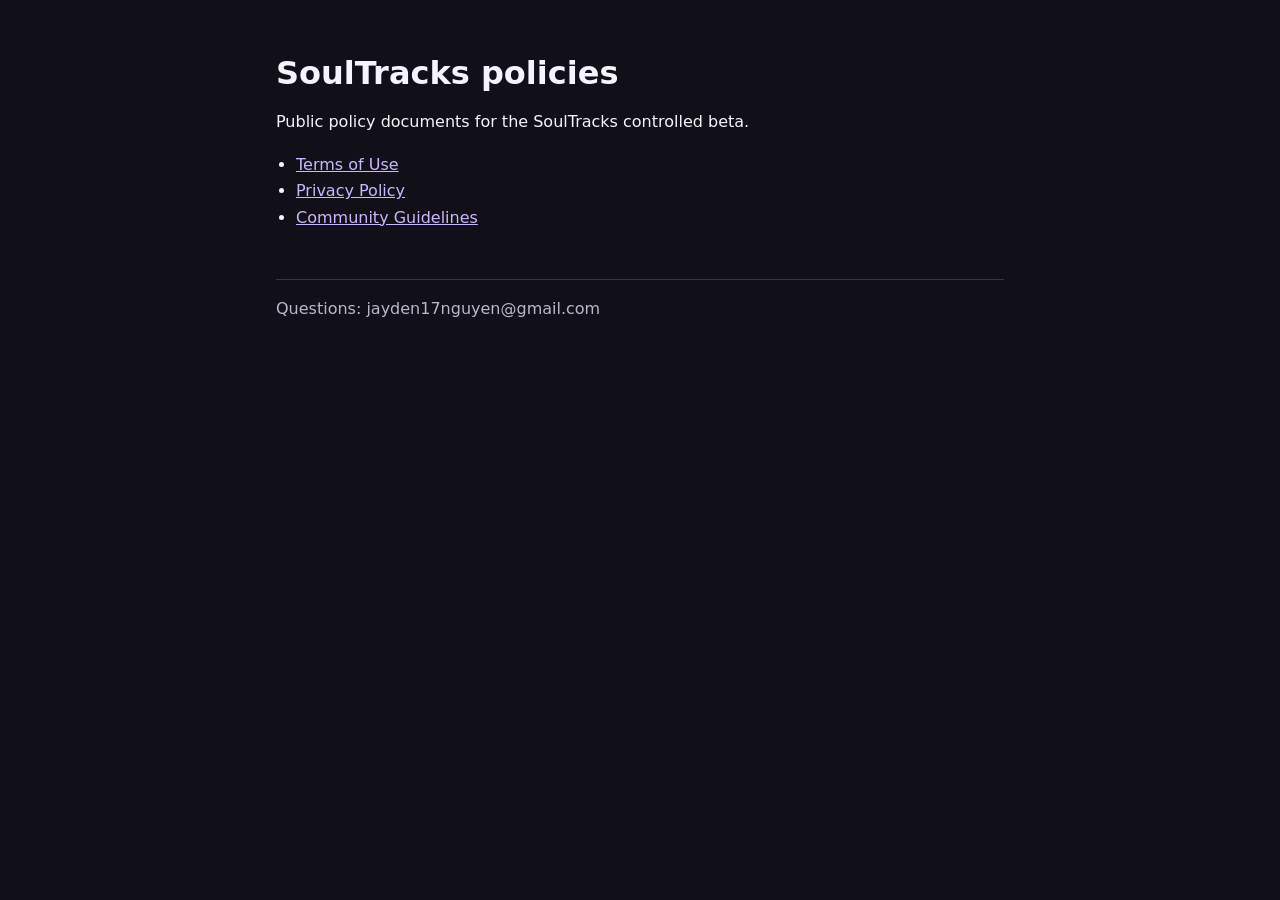
<file: docs/index.html>
<!doctype html>
<html lang="en-US">
<head>
  <meta charset="utf-8">
  <meta name="viewport" content="width=device-width, initial-scale=1">
  <meta name="referrer" content="no-referrer">
  <meta name="robots" content="noindex, nofollow">
  <meta http-equiv="Content-Security-Policy" content="default-src 'none'; style-src 'self'; base-uri 'none'; form-action 'none'">
  <link rel="canonical" href="https://jaydennguyen17.github.io/SoulTracks-Policies/">
  <link rel="stylesheet" href="styles.css">
  <title>SoulTracks policies</title>
</head>
<body>
  <main>
    <h1>SoulTracks policies</h1>
    <p>Public policy documents for the SoulTracks controlled beta.</p>
    <ul class="policy-list">
      <li><a href="terms_of_use/">Terms of Use</a></li>
      <li><a href="privacy_policy/">Privacy Policy</a></li>
      <li><a href="community_guidelines/">Community Guidelines</a></li>
    </ul>
    <footer>Questions: jayden17nguyen@gmail.com</footer>
  </main>
</body>
</html>
</file>
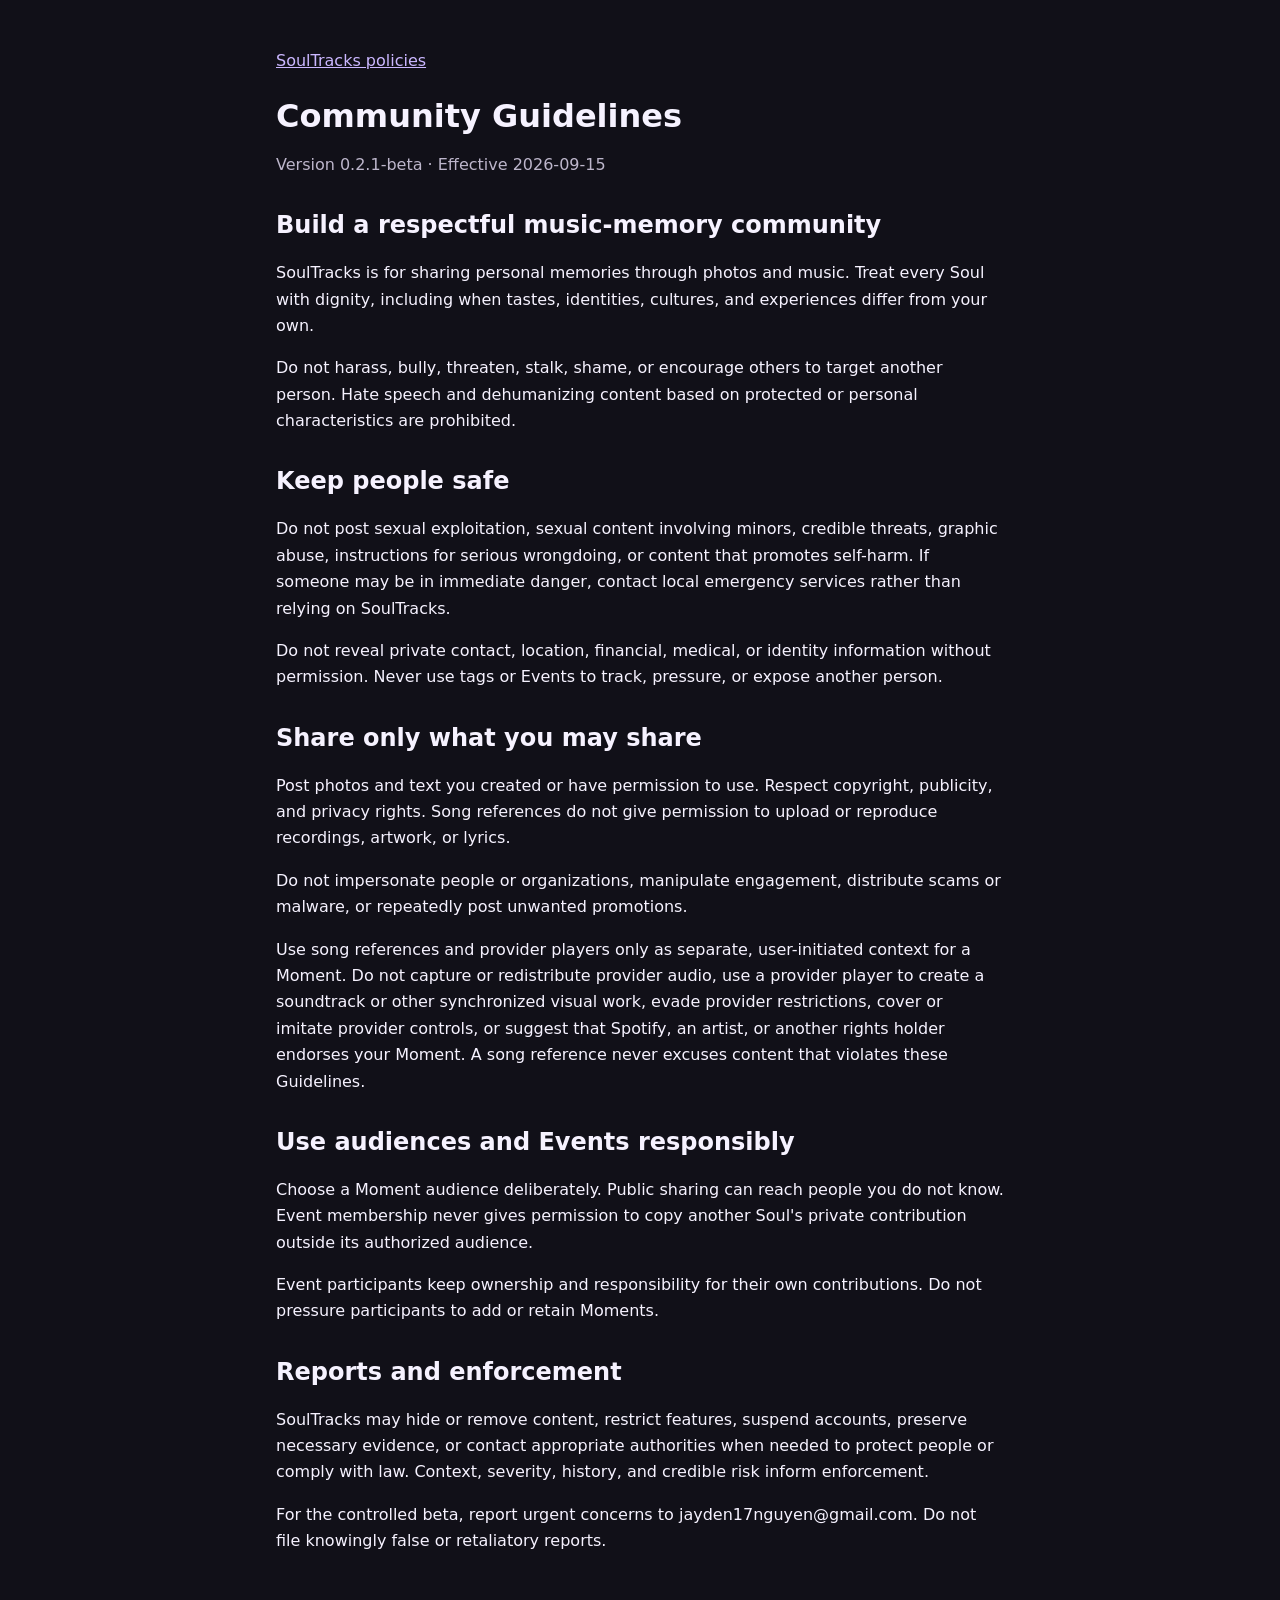
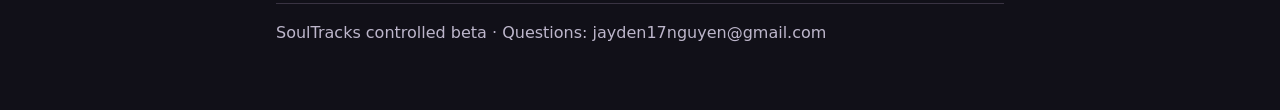
<file: docs/community_guidelines/index.html>
<!doctype html>
<html lang="en-US">
<head>
  <meta charset="utf-8">
  <meta name="viewport" content="width=device-width, initial-scale=1">
  <meta name="referrer" content="no-referrer">
  <meta name="robots" content="noindex, nofollow">
  <meta http-equiv="Content-Security-Policy" content="default-src 'none'; style-src 'self'; base-uri 'none'; form-action 'none'">
  <link rel="canonical" href="https://jaydennguyen17.github.io/SoulTracks-Policies/community_guidelines/">
  <link rel="stylesheet" href="../styles.css">
  <title>Community Guidelines | SoulTracks</title>
</head>
<body>
  <main>
    <p><a href="../">SoulTracks policies</a></p>
    <h1>Community Guidelines</h1>
    <p class="metadata">Version 0.2.1-beta · Effective 2026-09-15</p>
    <section>
      <h2>Build a respectful music-memory community</h2>
      <p>SoulTracks is for sharing personal memories through photos and music. Treat every Soul with dignity, including when tastes, identities, cultures, and experiences differ from your own.</p>
      <p>Do not harass, bully, threaten, stalk, shame, or encourage others to target another person. Hate speech and dehumanizing content based on protected or personal characteristics are prohibited.</p>
    </section>
    <section>
      <h2>Keep people safe</h2>
      <p>Do not post sexual exploitation, sexual content involving minors, credible threats, graphic abuse, instructions for serious wrongdoing, or content that promotes self-harm. If someone may be in immediate danger, contact local emergency services rather than relying on SoulTracks.</p>
      <p>Do not reveal private contact, location, financial, medical, or identity information without permission. Never use tags or Events to track, pressure, or expose another person.</p>
    </section>
    <section>
      <h2>Share only what you may share</h2>
      <p>Post photos and text you created or have permission to use. Respect copyright, publicity, and privacy rights. Song references do not give permission to upload or reproduce recordings, artwork, or lyrics.</p>
      <p>Do not impersonate people or organizations, manipulate engagement, distribute scams or malware, or repeatedly post unwanted promotions.</p>
      <p>Use song references and provider players only as separate, user-initiated context for a Moment. Do not capture or redistribute provider audio, use a provider player to create a soundtrack or other synchronized visual work, evade provider restrictions, cover or imitate provider controls, or suggest that Spotify, an artist, or another rights holder endorses your Moment. A song reference never excuses content that violates these Guidelines.</p>
    </section>
    <section>
      <h2>Use audiences and Events responsibly</h2>
      <p>Choose a Moment audience deliberately. Public sharing can reach people you do not know. Event membership never gives permission to copy another Soul&#39;s private contribution outside its authorized audience.</p>
      <p>Event participants keep ownership and responsibility for their own contributions. Do not pressure participants to add or retain Moments.</p>
    </section>
    <section>
      <h2>Reports and enforcement</h2>
      <p>SoulTracks may hide or remove content, restrict features, suspend accounts, preserve necessary evidence, or contact appropriate authorities when needed to protect people or comply with law. Context, severity, history, and credible risk inform enforcement.</p>
      <p>For the controlled beta, report urgent concerns to jayden17nguyen@gmail.com. Do not file knowingly false or retaliatory reports.</p>
    </section>
    <footer>SoulTracks controlled beta · Questions: jayden17nguyen@gmail.com</footer>
  </main>
</body>
</html>
</file>
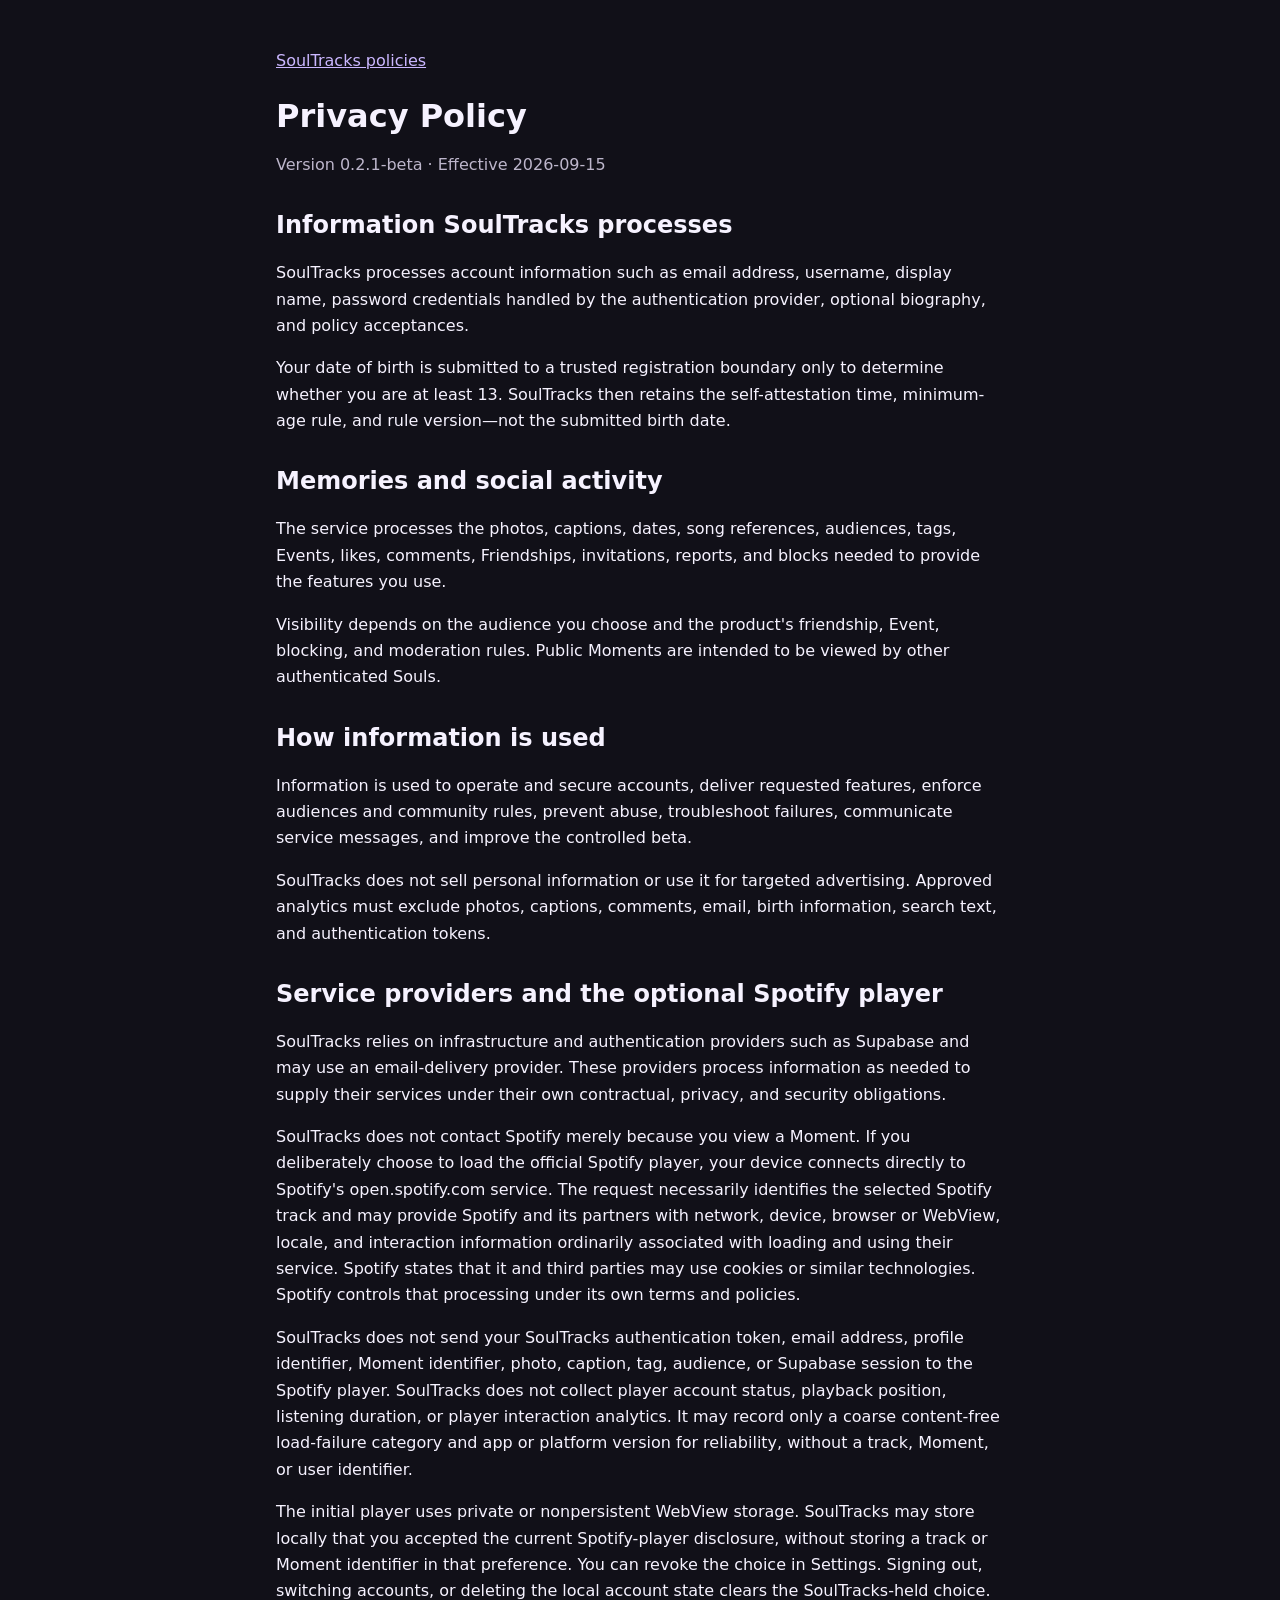
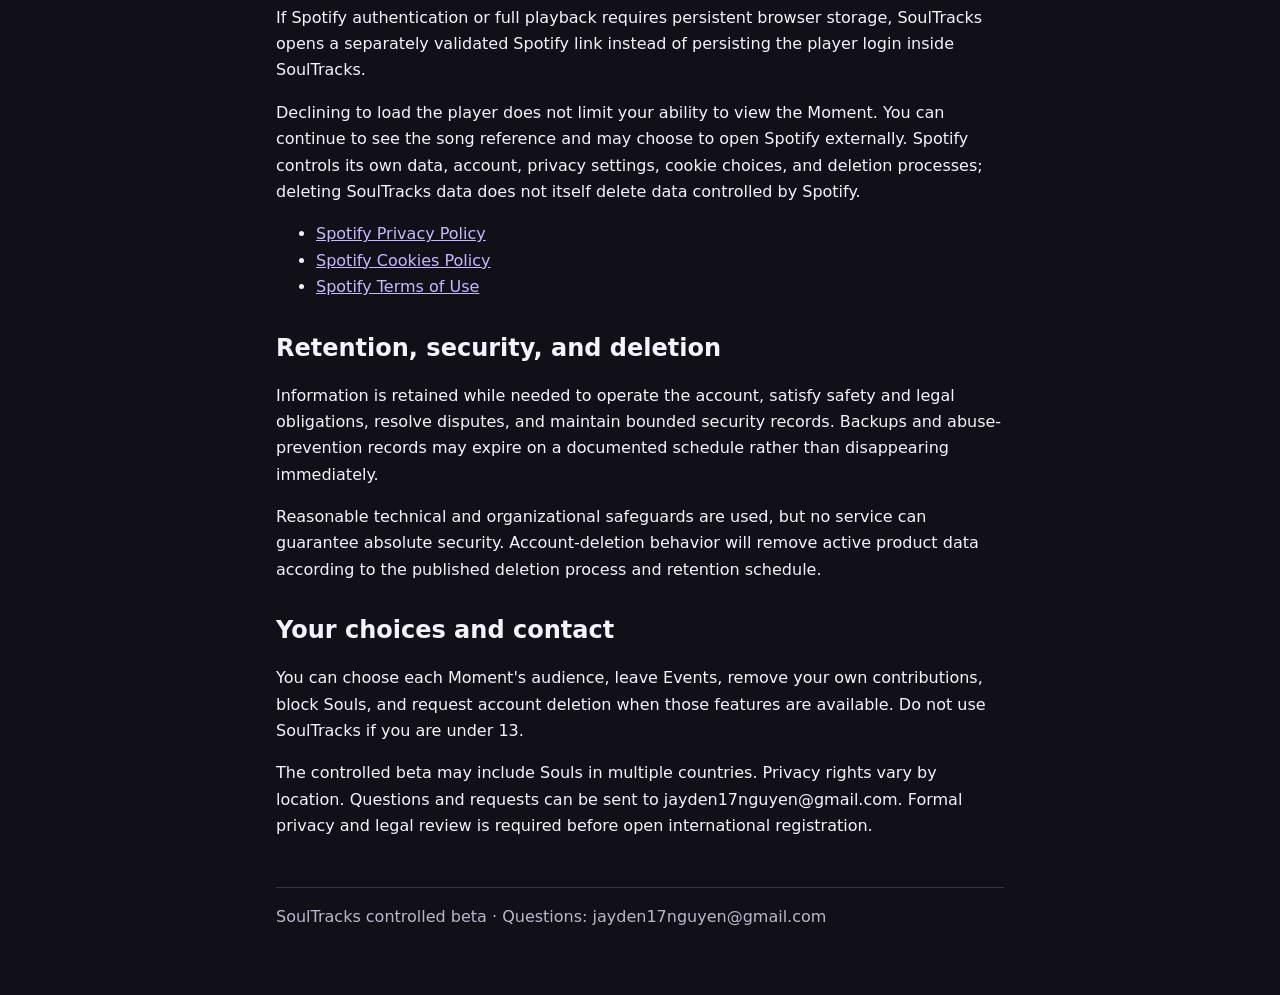
<file: docs/privacy_policy/index.html>
<!doctype html>
<html lang="en-US">
<head>
  <meta charset="utf-8">
  <meta name="viewport" content="width=device-width, initial-scale=1">
  <meta name="referrer" content="no-referrer">
  <meta name="robots" content="noindex, nofollow">
  <meta http-equiv="Content-Security-Policy" content="default-src 'none'; style-src 'self'; base-uri 'none'; form-action 'none'">
  <link rel="canonical" href="https://jaydennguyen17.github.io/SoulTracks-Policies/privacy_policy/">
  <link rel="stylesheet" href="../styles.css">
  <title>Privacy Policy | SoulTracks</title>
</head>
<body>
  <main>
    <p><a href="../">SoulTracks policies</a></p>
    <h1>Privacy Policy</h1>
    <p class="metadata">Version 0.2.1-beta · Effective 2026-09-15</p>
    <section>
      <h2>Information SoulTracks processes</h2>
      <p>SoulTracks processes account information such as email address, username, display name, password credentials handled by the authentication provider, optional biography, and policy acceptances.</p>
      <p>Your date of birth is submitted to a trusted registration boundary only to determine whether you are at least 13. SoulTracks then retains the self-attestation time, minimum-age rule, and rule version—not the submitted birth date.</p>
    </section>
    <section>
      <h2>Memories and social activity</h2>
      <p>The service processes the photos, captions, dates, song references, audiences, tags, Events, likes, comments, Friendships, invitations, reports, and blocks needed to provide the features you use.</p>
      <p>Visibility depends on the audience you choose and the product&#39;s friendship, Event, blocking, and moderation rules. Public Moments are intended to be viewed by other authenticated Souls.</p>
    </section>
    <section>
      <h2>How information is used</h2>
      <p>Information is used to operate and secure accounts, deliver requested features, enforce audiences and community rules, prevent abuse, troubleshoot failures, communicate service messages, and improve the controlled beta.</p>
      <p>SoulTracks does not sell personal information or use it for targeted advertising. Approved analytics must exclude photos, captions, comments, email, birth information, search text, and authentication tokens.</p>
    </section>
    <section>
      <h2>Service providers and the optional Spotify player</h2>
      <p>SoulTracks relies on infrastructure and authentication providers such as Supabase and may use an email-delivery provider. These providers process information as needed to supply their services under their own contractual, privacy, and security obligations.</p>
      <p>SoulTracks does not contact Spotify merely because you view a Moment. If you deliberately choose to load the official Spotify player, your device connects directly to Spotify&#39;s open.spotify.com service. The request necessarily identifies the selected Spotify track and may provide Spotify and its partners with network, device, browser or WebView, locale, and interaction information ordinarily associated with loading and using their service. Spotify states that it and third parties may use cookies or similar technologies. Spotify controls that processing under its own terms and policies.</p>
      <p>SoulTracks does not send your SoulTracks authentication token, email address, profile identifier, Moment identifier, photo, caption, tag, audience, or Supabase session to the Spotify player. SoulTracks does not collect player account status, playback position, listening duration, or player interaction analytics. It may record only a coarse content-free load-failure category and app or platform version for reliability, without a track, Moment, or user identifier.</p>
      <p>The initial player uses private or nonpersistent WebView storage. SoulTracks may store locally that you accepted the current Spotify-player disclosure, without storing a track or Moment identifier in that preference. You can revoke the choice in Settings. Signing out, switching accounts, or deleting the local account state clears the SoulTracks-held choice. If Spotify authentication or full playback requires persistent browser storage, SoulTracks opens a separately validated Spotify link instead of persisting the player login inside SoulTracks.</p>
      <p>Declining to load the player does not limit your ability to view the Moment. You can continue to see the song reference and may choose to open Spotify externally. Spotify controls its own data, account, privacy settings, cookie choices, and deletion processes; deleting SoulTracks data does not itself delete data controlled by Spotify.</p>
      <ul>
        <li><a href="https://www.spotify.com/us/legal/privacy-policy/" rel="noopener noreferrer">Spotify Privacy Policy</a></li>
        <li><a href="https://www.spotify.com/us/legal/cookies-policy/" rel="noopener noreferrer">Spotify Cookies Policy</a></li>
        <li><a href="https://www.spotify.com/us/legal/end-user-agreement/" rel="noopener noreferrer">Spotify Terms of Use</a></li>
      </ul>
    </section>
    <section>
      <h2>Retention, security, and deletion</h2>
      <p>Information is retained while needed to operate the account, satisfy safety and legal obligations, resolve disputes, and maintain bounded security records. Backups and abuse-prevention records may expire on a documented schedule rather than disappearing immediately.</p>
      <p>Reasonable technical and organizational safeguards are used, but no service can guarantee absolute security. Account-deletion behavior will remove active product data according to the published deletion process and retention schedule.</p>
    </section>
    <section>
      <h2>Your choices and contact</h2>
      <p>You can choose each Moment&#39;s audience, leave Events, remove your own contributions, block Souls, and request account deletion when those features are available. Do not use SoulTracks if you are under 13.</p>
      <p>The controlled beta may include Souls in multiple countries. Privacy rights vary by location. Questions and requests can be sent to jayden17nguyen@gmail.com. Formal privacy and legal review is required before open international registration.</p>
    </section>
    <footer>SoulTracks controlled beta · Questions: jayden17nguyen@gmail.com</footer>
  </main>
</body>
</html>
</file>
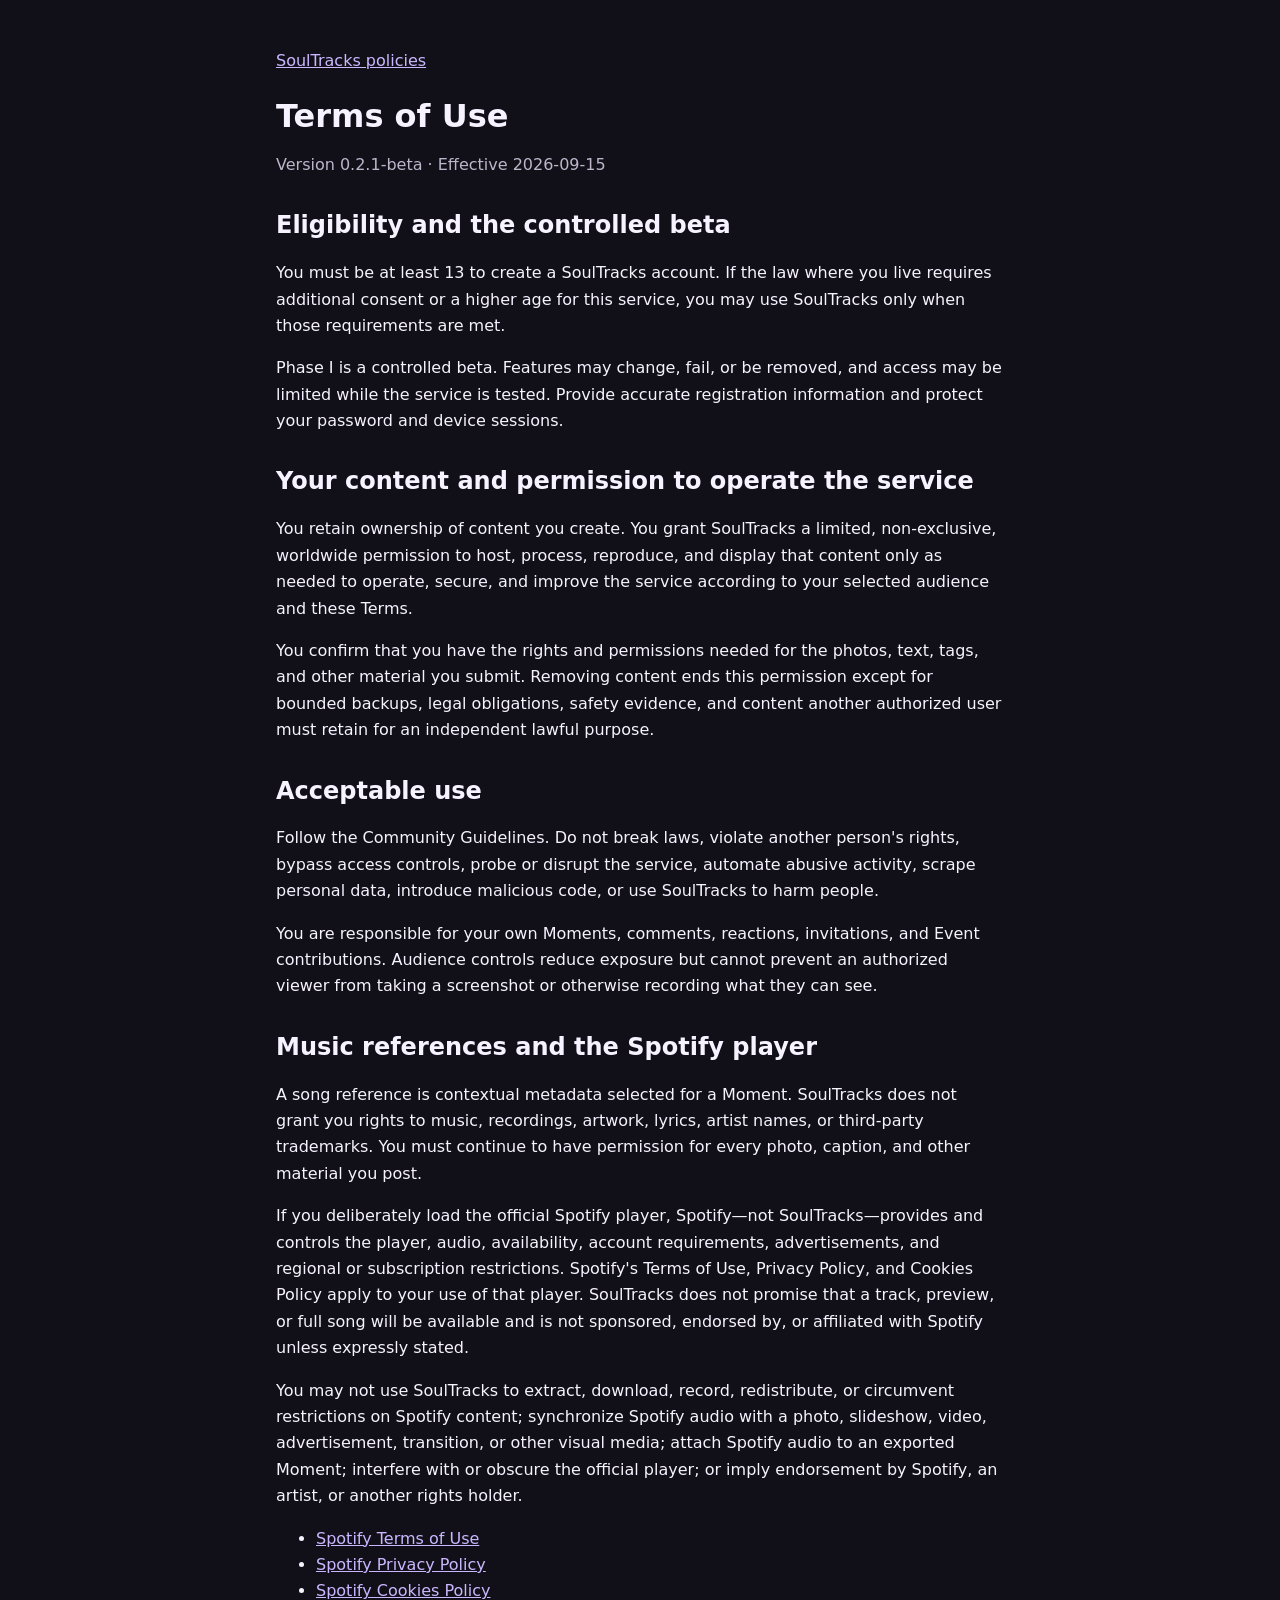
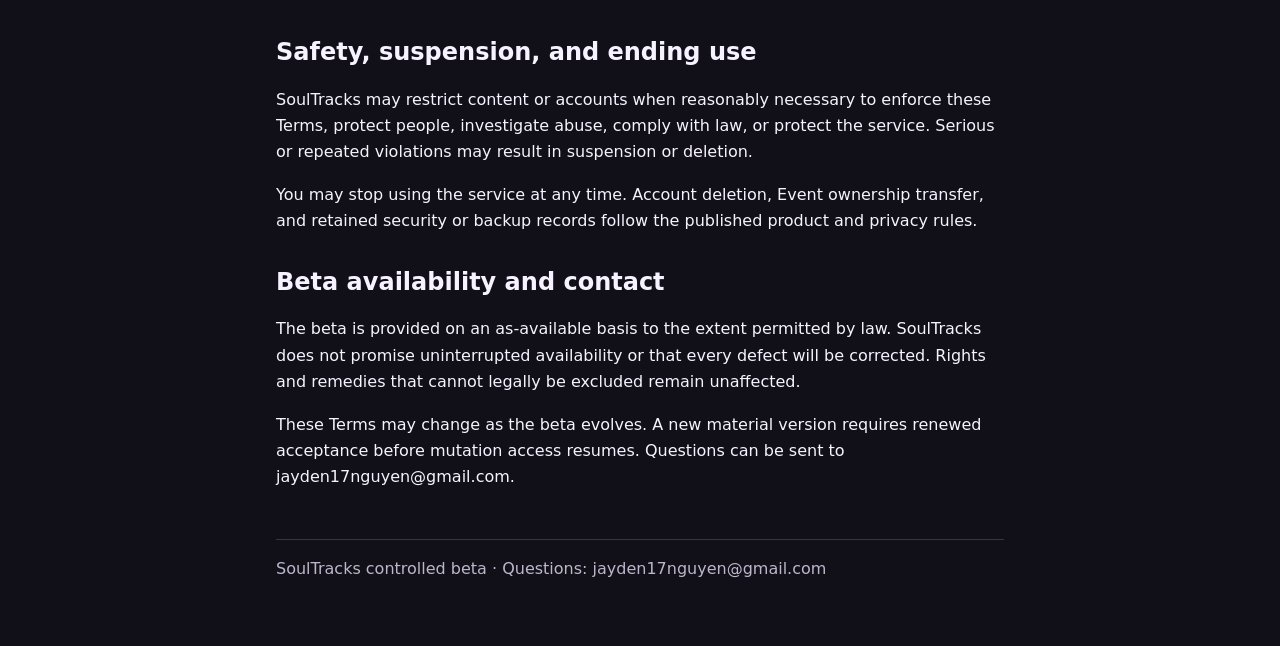
<file: docs/terms_of_use/index.html>
<!doctype html>
<html lang="en-US">
<head>
  <meta charset="utf-8">
  <meta name="viewport" content="width=device-width, initial-scale=1">
  <meta name="referrer" content="no-referrer">
  <meta name="robots" content="noindex, nofollow">
  <meta http-equiv="Content-Security-Policy" content="default-src 'none'; style-src 'self'; base-uri 'none'; form-action 'none'">
  <link rel="canonical" href="https://jaydennguyen17.github.io/SoulTracks-Policies/terms_of_use/">
  <link rel="stylesheet" href="../styles.css">
  <title>Terms of Use | SoulTracks</title>
</head>
<body>
  <main>
    <p><a href="../">SoulTracks policies</a></p>
    <h1>Terms of Use</h1>
    <p class="metadata">Version 0.2.1-beta · Effective 2026-09-15</p>
    <section>
      <h2>Eligibility and the controlled beta</h2>
      <p>You must be at least 13 to create a SoulTracks account. If the law where you live requires additional consent or a higher age for this service, you may use SoulTracks only when those requirements are met.</p>
      <p>Phase I is a controlled beta. Features may change, fail, or be removed, and access may be limited while the service is tested. Provide accurate registration information and protect your password and device sessions.</p>
    </section>
    <section>
      <h2>Your content and permission to operate the service</h2>
      <p>You retain ownership of content you create. You grant SoulTracks a limited, non-exclusive, worldwide permission to host, process, reproduce, and display that content only as needed to operate, secure, and improve the service according to your selected audience and these Terms.</p>
      <p>You confirm that you have the rights and permissions needed for the photos, text, tags, and other material you submit. Removing content ends this permission except for bounded backups, legal obligations, safety evidence, and content another authorized user must retain for an independent lawful purpose.</p>
    </section>
    <section>
      <h2>Acceptable use</h2>
      <p>Follow the Community Guidelines. Do not break laws, violate another person&#39;s rights, bypass access controls, probe or disrupt the service, automate abusive activity, scrape personal data, introduce malicious code, or use SoulTracks to harm people.</p>
      <p>You are responsible for your own Moments, comments, reactions, invitations, and Event contributions. Audience controls reduce exposure but cannot prevent an authorized viewer from taking a screenshot or otherwise recording what they can see.</p>
    </section>
    <section>
      <h2>Music references and the Spotify player</h2>
      <p>A song reference is contextual metadata selected for a Moment. SoulTracks does not grant you rights to music, recordings, artwork, lyrics, artist names, or third-party trademarks. You must continue to have permission for every photo, caption, and other material you post.</p>
      <p>If you deliberately load the official Spotify player, Spotify—not SoulTracks—provides and controls the player, audio, availability, account requirements, advertisements, and regional or subscription restrictions. Spotify&#39;s Terms of Use, Privacy Policy, and Cookies Policy apply to your use of that player. SoulTracks does not promise that a track, preview, or full song will be available and is not sponsored, endorsed by, or affiliated with Spotify unless expressly stated.</p>
      <p>You may not use SoulTracks to extract, download, record, redistribute, or circumvent restrictions on Spotify content; synchronize Spotify audio with a photo, slideshow, video, advertisement, transition, or other visual media; attach Spotify audio to an exported Moment; interfere with or obscure the official player; or imply endorsement by Spotify, an artist, or another rights holder.</p>
      <ul>
        <li><a href="https://www.spotify.com/us/legal/end-user-agreement/" rel="noopener noreferrer">Spotify Terms of Use</a></li>
        <li><a href="https://www.spotify.com/us/legal/privacy-policy/" rel="noopener noreferrer">Spotify Privacy Policy</a></li>
        <li><a href="https://www.spotify.com/us/legal/cookies-policy/" rel="noopener noreferrer">Spotify Cookies Policy</a></li>
      </ul>
    </section>
    <section>
      <h2>Safety, suspension, and ending use</h2>
      <p>SoulTracks may restrict content or accounts when reasonably necessary to enforce these Terms, protect people, investigate abuse, comply with law, or protect the service. Serious or repeated violations may result in suspension or deletion.</p>
      <p>You may stop using the service at any time. Account deletion, Event ownership transfer, and retained security or backup records follow the published product and privacy rules.</p>
    </section>
    <section>
      <h2>Beta availability and contact</h2>
      <p>The beta is provided on an as-available basis to the extent permitted by law. SoulTracks does not promise uninterrupted availability or that every defect will be corrected. Rights and remedies that cannot legally be excluded remain unaffected.</p>
      <p>These Terms may change as the beta evolves. A new material version requires renewed acceptance before mutation access resumes. Questions can be sent to jayden17nguyen@gmail.com.</p>
    </section>
    <footer>SoulTracks controlled beta · Questions: jayden17nguyen@gmail.com</footer>
  </main>
</body>
</html>
</file>
<file: docs/styles.css>
:root {
  color-scheme: dark;
  font-family: ui-sans-serif, system-ui, -apple-system, BlinkMacSystemFont, "Segoe UI", sans-serif;
}

* {
  box-sizing: border-box;
}

body {
  background: #111018;
  color: #f6f2ff;
  line-height: 1.65;
  margin: 0;
}

main {
  margin: 0 auto;
  max-width: 48rem;
  padding: 2rem 1.25rem 4rem;
}

h1,
h2 {
  line-height: 1.25;
}

h1 {
  margin-bottom: 0.25rem;
}

h2 {
  margin-top: 2rem;
}

.metadata,
footer {
  color: #bdb6cb;
}

.policy-list {
  padding-left: 1.25rem;
}

a {
  color: #cbb7ff;
}

a:focus-visible {
  outline: 3px solid #f8bd74;
  outline-offset: 3px;
}

footer {
  border-top: 1px solid #393342;
  margin-top: 3rem;
  padding-top: 1rem;
}
</file>
